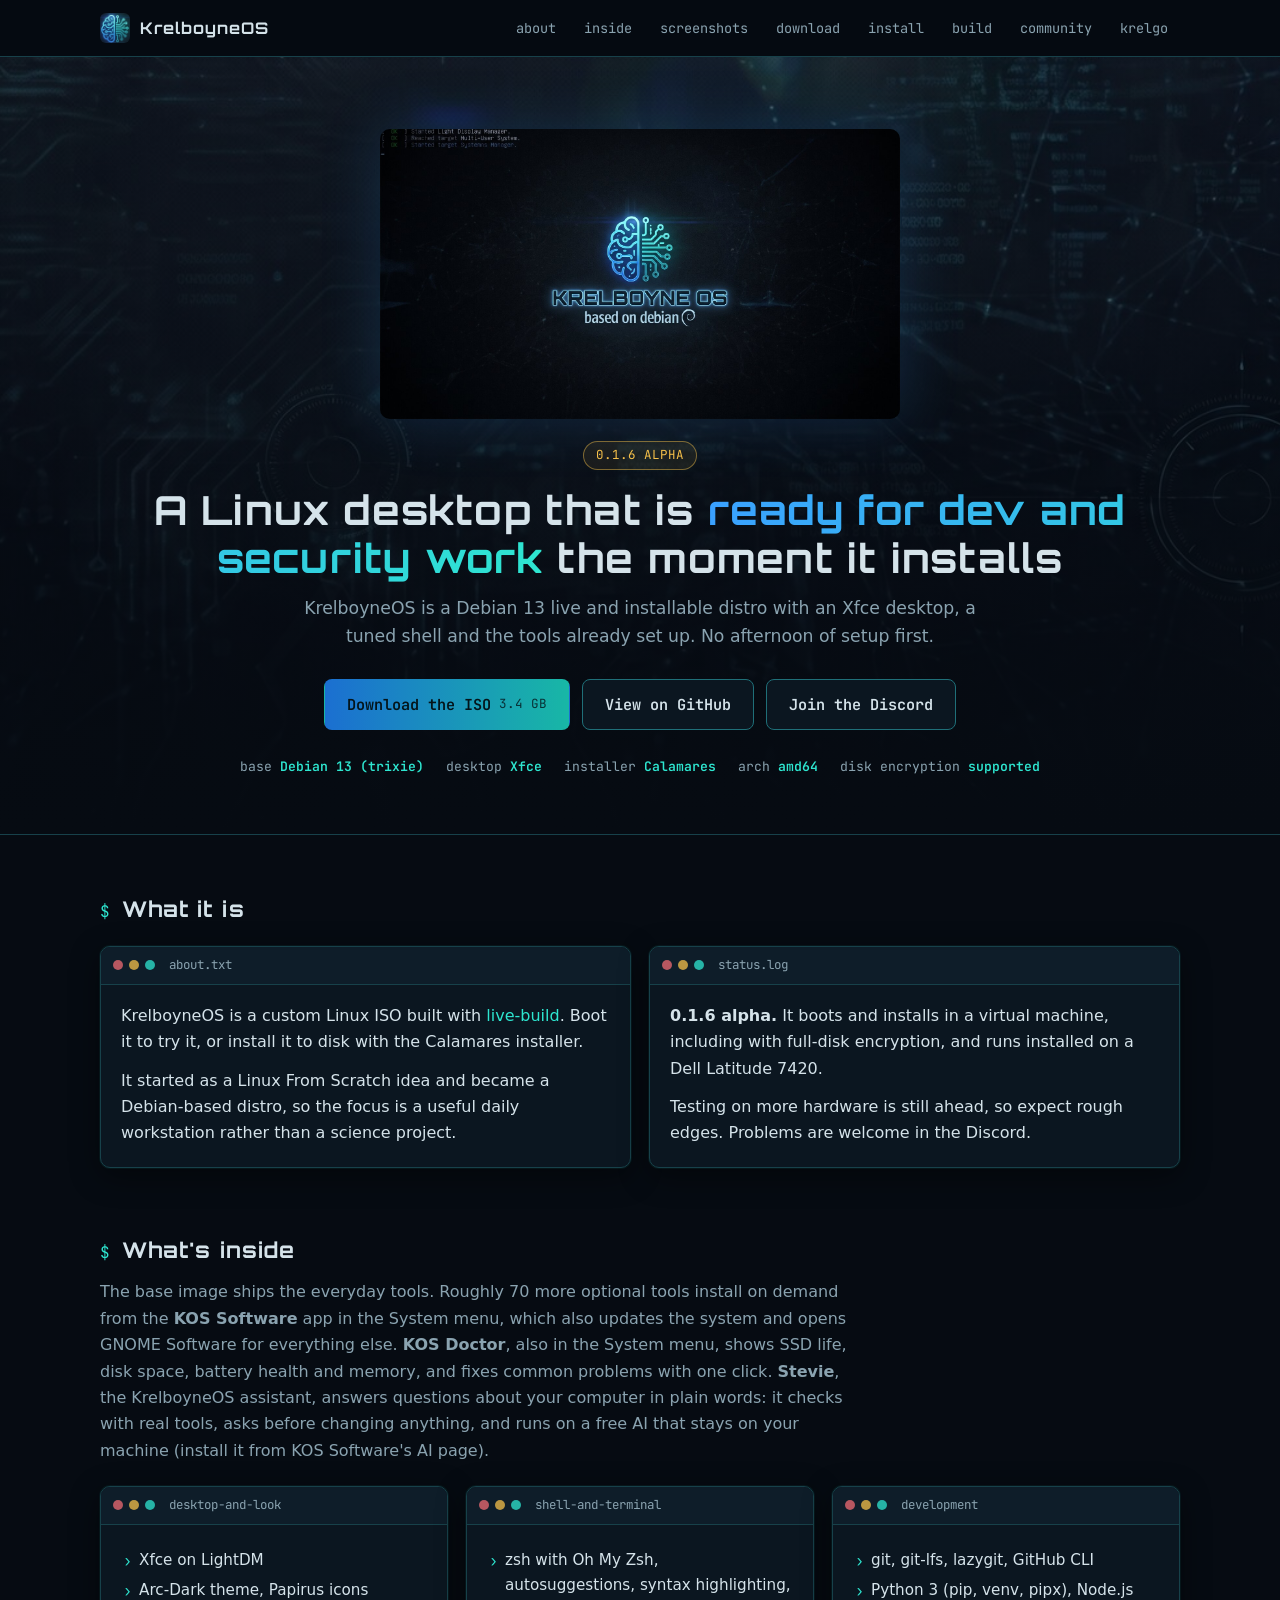
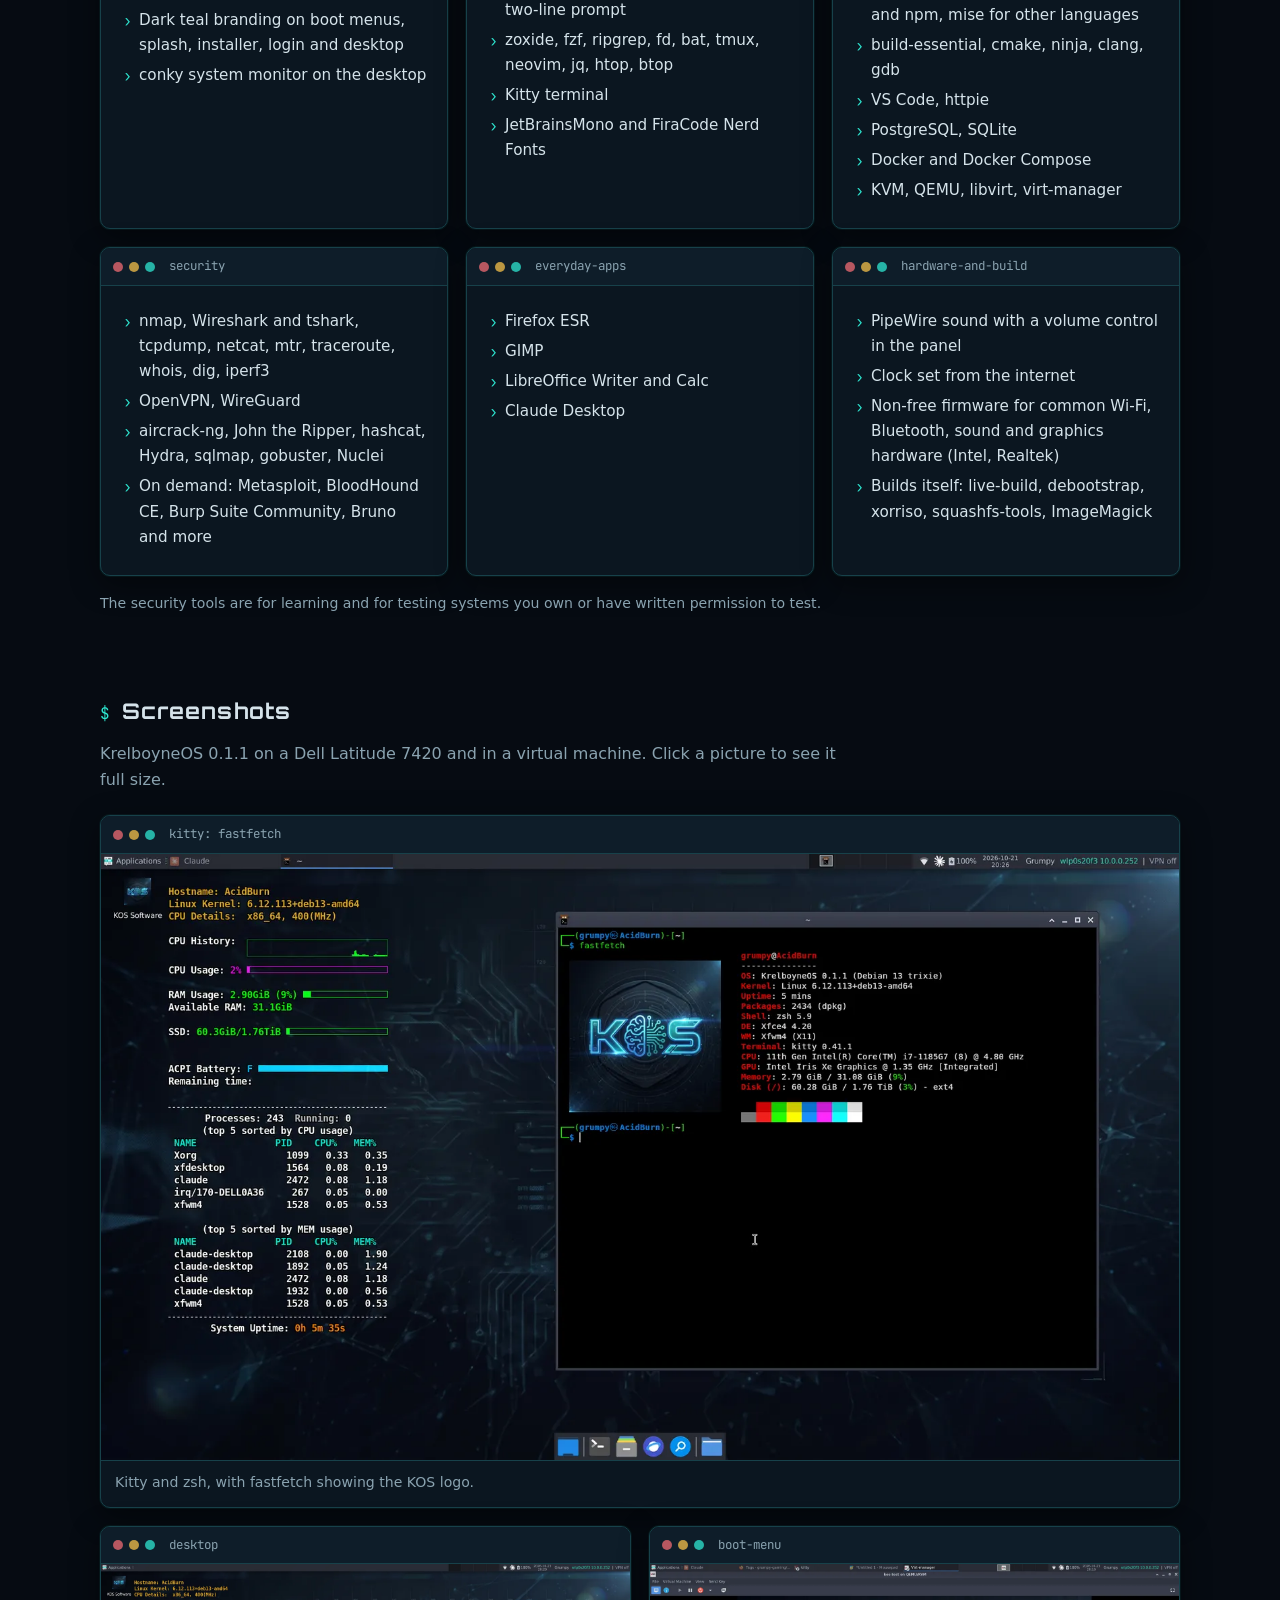
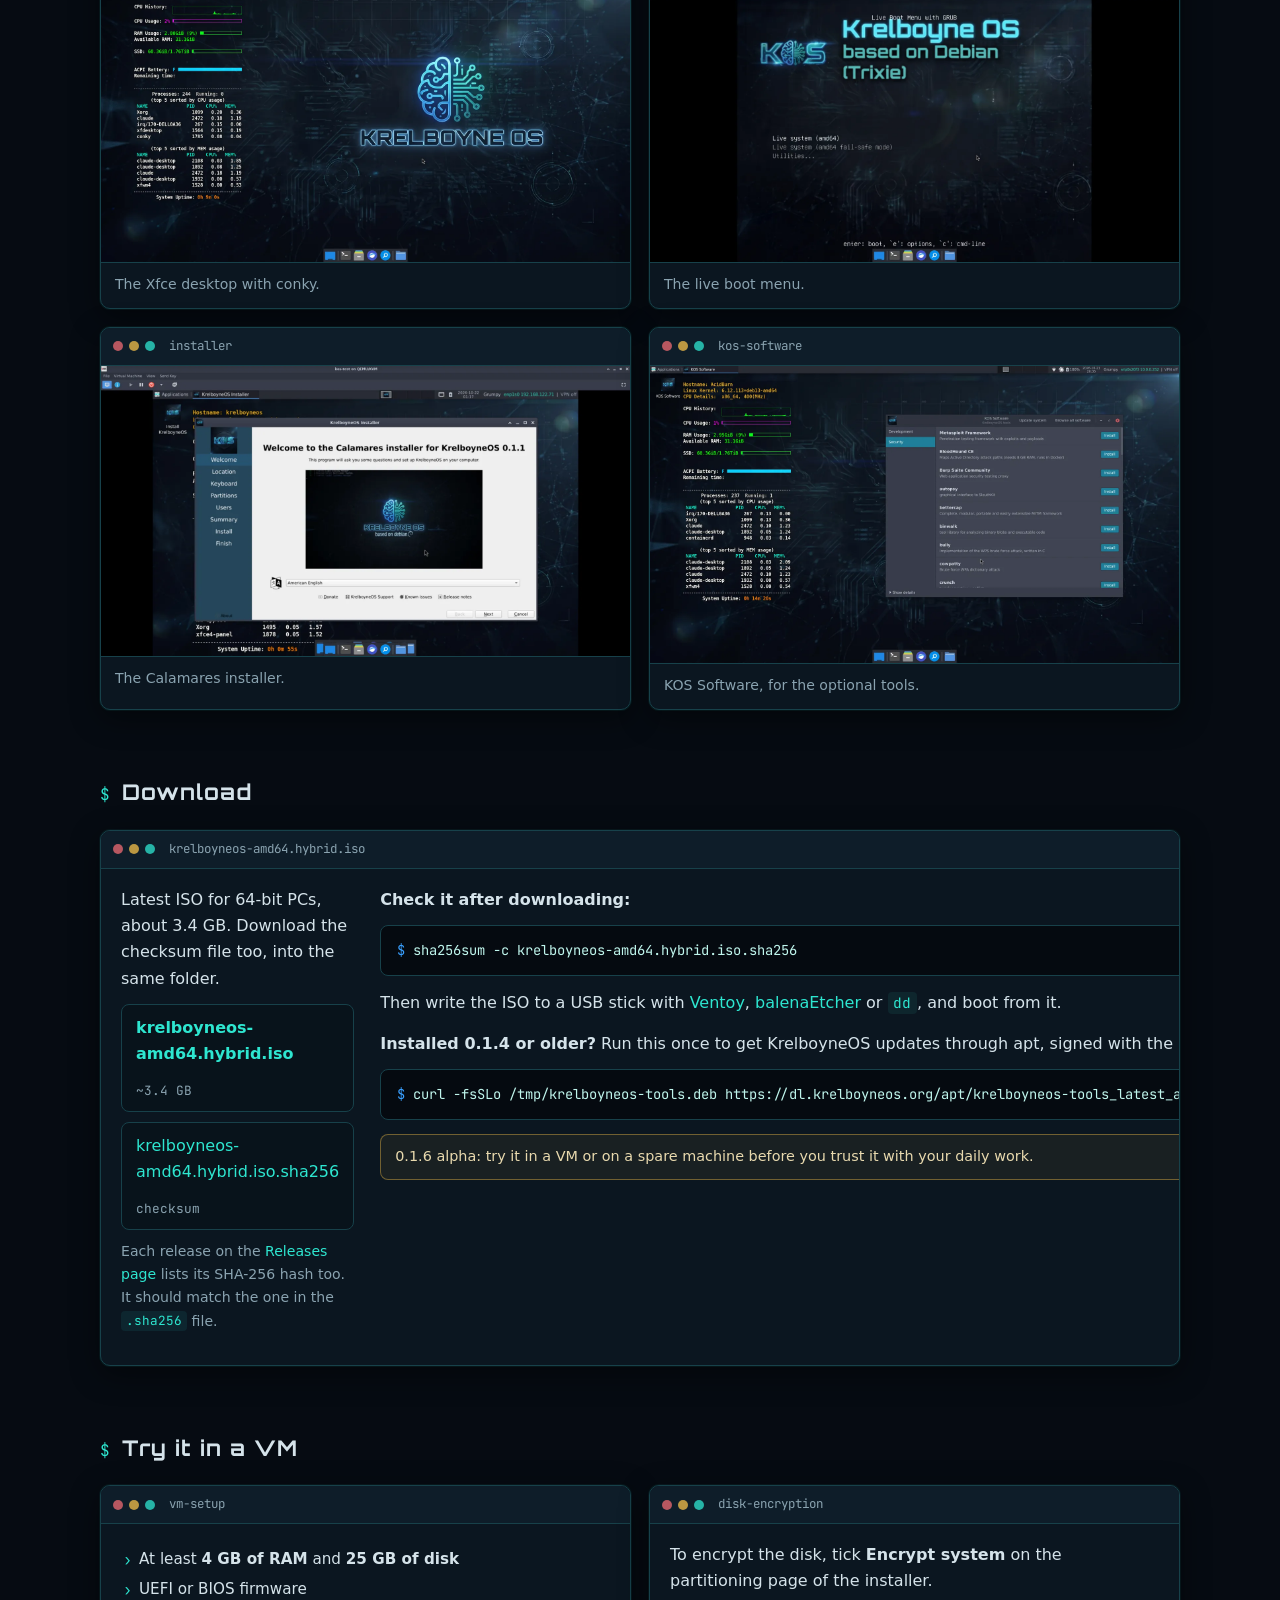
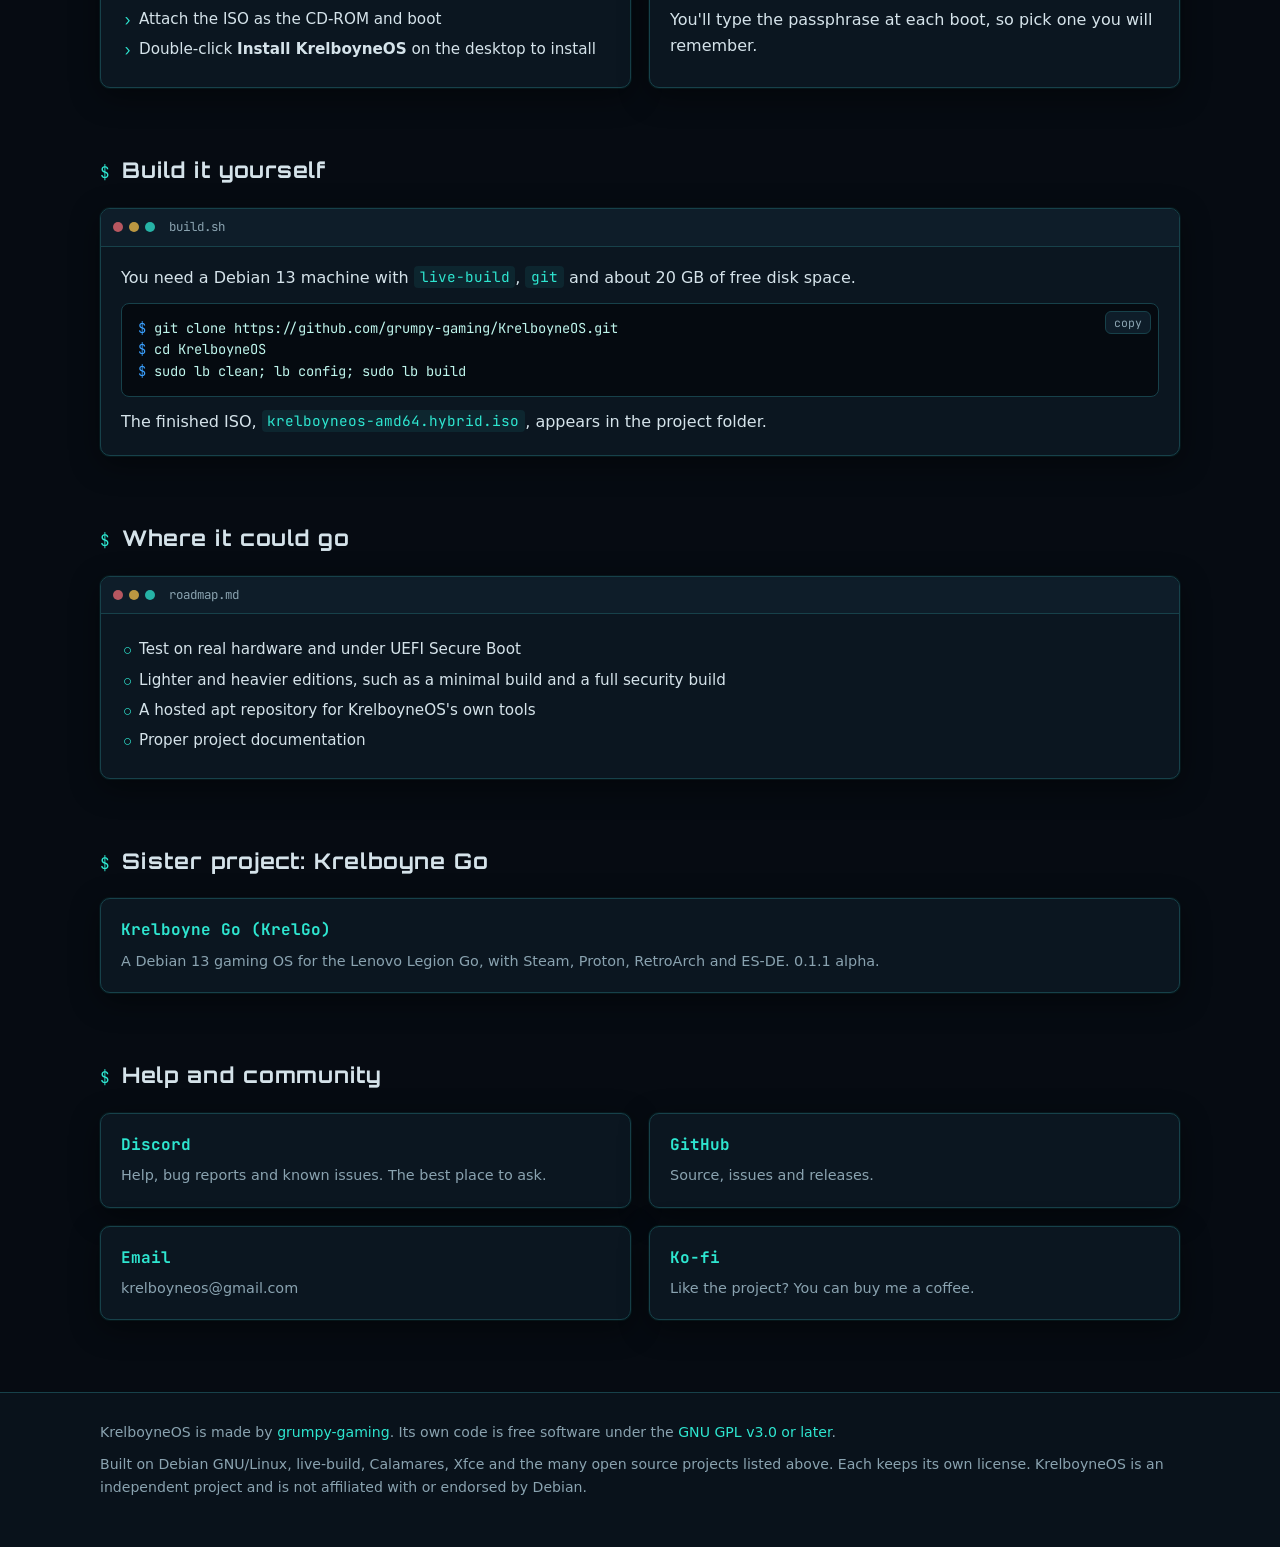
<file: website/index.html>
<!doctype html>
<html lang="en">
<head>
  <meta charset="utf-8">
  <meta name="viewport" content="width=device-width, initial-scale=1">
  <title>KrelboyneOS — a Debian-based Linux distro for developers and security learners</title>
  <meta name="description" content="KrelboyneOS is a Debian 13 live and installable Linux distribution with an Xfce desktop, development tools and security tools already set up. 0.1.6 alpha.">
  <meta name="theme-color" content="#060b12">
  <meta property="og:type" content="website">
  <meta property="og:title" content="KrelboyneOS">
  <meta property="og:description" content="A Debian 13 live and installable distro for developers and security learners. Xfce, dark teal, tools already set up.">
  <meta property="og:url" content="https://krelboyneos.org/">
  <meta property="og:image" content="https://krelboyneos.org/img/kos-banner.jpg">
  <meta name="twitter:card" content="summary_large_image">
  <link rel="icon" type="image/png" sizes="32x32" href="img/favicon-32.png">
  <link rel="apple-touch-icon" href="img/favicon.png">
  <link rel="preconnect" href="https://fonts.googleapis.com">
  <link rel="preconnect" href="https://fonts.gstatic.com" crossorigin>
  <link rel="stylesheet" href="https://fonts.googleapis.com/css2?family=JetBrains+Mono:wght@400;600&family=Orbitron:wght@600;700&display=swap">
  <link rel="stylesheet" href="style.css">
</head>
<body>

<nav class="nav">
  <div class="wrap">
    <a class="brand" href="#top"><img src="img/favicon.png" alt="">KrelboyneOS</a>
    <ul>
      <li><a href="#about">about</a></li>
      <li><a href="#inside">inside</a></li>
      <li><a href="#screenshots">screenshots</a></li>
      <li><a href="#download">download</a></li>
      <li><a href="#install">install</a></li>
      <li><a href="#build">build</a></li>
      <li><a href="#community">community</a></li>
      <li><a href="krelgo.html">krelgo</a></li>
    </ul>
  </div>
</nav>

<header class="hero" id="top">
  <div class="wrap">
    <img class="logo" src="img/kos-banner.jpg" alt="KrelboyneOS — based on Debian" width="1600" height="893">
    <span class="badge">0.1.6 alpha</span>
    <h1>A Linux desktop that is <span>ready for dev and security work</span> the moment it installs</h1>
    <p class="lead">KrelboyneOS is a Debian 13 live and installable distro with an Xfce desktop, a tuned shell and the tools already set up. No afternoon of setup first.</p>
    <div class="btn-row">
      <a class="btn primary" href="#download">Download the ISO <small>3.4 GB</small></a>
      <a class="btn" href="https://github.com/grumpy-gaming/KrelboyneOS">View on GitHub</a>
      <a class="btn" href="https://discord.gg/hzUZDPwBs7">Join the Discord</a>
    </div>
    <div class="facts">
      <span>base <b>Debian 13 (trixie)</b></span>
      <span>desktop <b>Xfce</b></span>
      <span>installer <b>Calamares</b></span>
      <span>arch <b>amd64</b></span>
      <span>disk encryption <b>supported</b></span>
    </div>
  </div>
</header>

<main class="wrap">

  <section id="about">
    <div class="section-head"><span class="prompt">$</span><h2>What it is</h2></div>
    <div class="grid cols-2">
      <div class="window">
        <div class="window-bar"><div class="dots"><i></i><i></i><i></i></div><span class="title">about.txt</span></div>
        <div class="window-body">
          <p>KrelboyneOS is a custom Linux ISO built with <a href="https://wiki.debian.org/DebianLive">live-build</a>. Boot it to try it, or install it to disk with the Calamares installer.</p>
          <p>It started as a Linux From Scratch idea and became a Debian-based distro, so the focus is a useful daily workstation rather than a science project.</p>
        </div>
      </div>
      <div class="window">
        <div class="window-bar"><div class="dots"><i></i><i></i><i></i></div><span class="title">status.log</span></div>
        <div class="window-body">
          <p><strong>0.1.6 alpha.</strong> It boots and installs in a virtual machine, including with full-disk encryption, and runs installed on a Dell Latitude 7420.</p>
          <p>Testing on more hardware is still ahead, so expect rough edges. Problems are welcome in the Discord.</p>
        </div>
      </div>
    </div>
  </section>

  <section id="inside">
    <div class="section-head"><span class="prompt">$</span><h2>What's inside</h2></div>
    <p class="section-sub">The base image ships the everyday tools. Roughly 70 more optional tools install on demand from the <strong>KOS Software</strong> app in the System menu, which also updates the system and opens GNOME Software for everything else. <strong>KOS Doctor</strong>, also in the System menu, shows SSD life, disk space, battery health and memory, and fixes common problems with one click. <strong>Stevie</strong>, the KrelboyneOS assistant, answers questions about your computer in plain words: it checks with real tools, asks before changing anything, and runs on a free AI that stays on your machine (install it from KOS Software's AI page).</p>
    <div class="grid cols-3">

      <div class="window">
        <div class="window-bar"><div class="dots"><i></i><i></i><i></i></div><span class="title">desktop-and-look</span></div>
        <div class="window-body"><ul>
          <li>Xfce on LightDM</li>
          <li>Arc-Dark theme, Papirus icons</li>
          <li>Dark teal branding on boot menus, splash, installer, login and desktop</li>
          <li>conky system monitor on the desktop</li>
        </ul></div>
      </div>

      <div class="window">
        <div class="window-bar"><div class="dots"><i></i><i></i><i></i></div><span class="title">shell-and-terminal</span></div>
        <div class="window-body"><ul>
          <li>zsh with Oh My Zsh, autosuggestions, syntax highlighting, two-line prompt</li>
          <li>zoxide, fzf, ripgrep, fd, bat, tmux, neovim, jq, htop, btop</li>
          <li>Kitty terminal</li>
          <li>JetBrainsMono and FiraCode Nerd Fonts</li>
        </ul></div>
      </div>

      <div class="window">
        <div class="window-bar"><div class="dots"><i></i><i></i><i></i></div><span class="title">development</span></div>
        <div class="window-body"><ul>
          <li>git, git-lfs, lazygit, GitHub CLI</li>
          <li>Python 3 (pip, venv, pipx), Node.js and npm, mise for other languages</li>
          <li>build-essential, cmake, ninja, clang, gdb</li>
          <li>VS Code, httpie</li>
          <li>PostgreSQL, SQLite</li>
          <li>Docker and Docker Compose</li>
          <li>KVM, QEMU, libvirt, virt-manager</li>
        </ul></div>
      </div>

      <div class="window">
        <div class="window-bar"><div class="dots"><i></i><i></i><i></i></div><span class="title">security</span></div>
        <div class="window-body"><ul>
          <li>nmap, Wireshark and tshark, tcpdump, netcat, mtr, traceroute, whois, dig, iperf3</li>
          <li>OpenVPN, WireGuard</li>
          <li>aircrack-ng, John the Ripper, hashcat, Hydra, sqlmap, gobuster, Nuclei</li>
          <li>On demand: Metasploit, BloodHound CE, Burp Suite Community, Bruno and more</li>
        </ul></div>
      </div>

      <div class="window">
        <div class="window-bar"><div class="dots"><i></i><i></i><i></i></div><span class="title">everyday-apps</span></div>
        <div class="window-body"><ul>
          <li>Firefox ESR</li>
          <li>GIMP</li>
          <li>LibreOffice Writer and Calc</li>
          <li>Claude Desktop</li>
        </ul></div>
      </div>

      <div class="window">
        <div class="window-bar"><div class="dots"><i></i><i></i><i></i></div><span class="title">hardware-and-build</span></div>
        <div class="window-body"><ul>
          <li>PipeWire sound with a volume control in the panel</li>
          <li>Clock set from the internet</li>
          <li>Non-free firmware for common Wi-Fi, Bluetooth, sound and graphics hardware (Intel, Realtek)</li>
          <li>Builds itself: live-build, debootstrap, xorriso, squashfs-tools, ImageMagick</li>
        </ul></div>
      </div>

    </div>
    <p class="note" style="margin-top:16px">The security tools are for learning and for testing systems you own or have written permission to test.</p>
  </section>

  <section id="screenshots">
    <div class="section-head"><span class="prompt">$</span><h2>Screenshots</h2></div>
    <p class="section-sub">KrelboyneOS 0.1.1 on a Dell Latitude 7420 and in a virtual machine. Click a picture to see it full size.</p>
    <figure class="window shot shot-wide">
      <div class="window-bar"><div class="dots"><i></i><i></i><i></i></div><span class="title">kitty: fastfetch</span></div>
      <a href="img/shots/fastfetch.webp"><img src="img/shots/fastfetch.webp" alt="Kitty terminal running fastfetch with the KOS logo, showing KrelboyneOS 0.1.1 on Debian 13" width="1600" height="900" loading="lazy"></a>
      <figcaption>Kitty and zsh, with fastfetch showing the KOS logo.</figcaption>
    </figure>
    <div class="grid cols-2 shots">
      <figure class="window shot">
        <div class="window-bar"><div class="dots"><i></i><i></i><i></i></div><span class="title">desktop</span></div>
        <a href="img/shots/desktop.webp"><img src="img/shots/desktop.webp" alt="Xfce desktop with the KrelboyneOS wallpaper and the conky system monitor" width="1600" height="900" loading="lazy"></a>
        <figcaption>The Xfce desktop with conky.</figcaption>
      </figure>
      <figure class="window shot">
        <div class="window-bar"><div class="dots"><i></i><i></i><i></i></div><span class="title">boot-menu</span></div>
        <a href="img/shots/boot-menu.webp"><img src="img/shots/boot-menu.webp" alt="Branded GRUB live boot menu reading Krelboyne OS based on Debian Trixie" width="1600" height="900" loading="lazy"></a>
        <figcaption>The live boot menu.</figcaption>
      </figure>
      <figure class="window shot">
        <div class="window-bar"><div class="dots"><i></i><i></i><i></i></div><span class="title">installer</span></div>
        <a href="img/shots/installer.webp"><img src="img/shots/installer.webp" alt="Calamares installer welcome page for KrelboyneOS 0.1.1" width="1600" height="878" loading="lazy"></a>
        <figcaption>The Calamares installer.</figcaption>
      </figure>
      <figure class="window shot">
        <div class="window-bar"><div class="dots"><i></i><i></i><i></i></div><span class="title">kos-software</span></div>
        <a href="img/shots/kos-software.webp"><img src="img/shots/kos-software.webp" alt="KOS Software app listing optional security tools such as Metasploit, BloodHound CE and Burp Suite" width="1600" height="900" loading="lazy"></a>
        <figcaption>KOS Software, for the optional tools.</figcaption>
      </figure>
    </div>
  </section>

  <section id="download" class="download">
    <div class="section-head"><span class="prompt">$</span><h2>Download</h2></div>
    <div class="window">
      <div class="window-bar"><div class="dots"><i></i><i></i><i></i></div><span class="title">krelboyneos-amd64.hybrid.iso</span></div>
      <div class="window-body">
        <div>
          <p>Latest ISO for 64-bit PCs, about 3.4 GB. Download the checksum file too, into the same folder.</p>
          <div class="file-line">
            <a href="https://dl.krelboyneos.org/krelboyneos-amd64.hybrid.iso"><strong>krelboyneos-amd64.hybrid.iso</strong></a>
            <span>~3.4 GB</span>
          </div>
          <div class="file-line">
            <a href="https://dl.krelboyneos.org/krelboyneos-amd64.hybrid.iso.sha256">krelboyneos-amd64.hybrid.iso.sha256</a>
            <span>checksum</span>
          </div>
          <p class="note">Each release on the <a href="https://github.com/grumpy-gaming/KrelboyneOS/releases">Releases page</a> lists its SHA-256 hash too. It should match the one in the <code>.sha256</code> file.</p>
        </div>
        <div>
          <p><strong>Check it after downloading:</strong></p>
          <div class="code">
            <pre><span class="p">$ </span>sha256sum -c krelboyneos-amd64.hybrid.iso.sha256</pre>
            <button class="copy" type="button" data-copy="sha256sum -c krelboyneos-amd64.hybrid.iso.sha256">copy</button>
          </div>
          <p style="margin-top:14px">Then write the ISO to a USB stick with <a href="https://www.ventoy.net/">Ventoy</a>, <a href="https://etcher.balena.io/">balenaEtcher</a> or <code>dd</code>, and boot from it.</p>
          <p style="margin-top:14px"><strong>Installed 0.1.4 or older?</strong> Run this once to get KrelboyneOS updates through apt, signed with the <a href="krelboyneos-archive-keyring.asc">KrelboyneOS key</a>:</p>
          <div class="code">
            <pre><span class="p">$ </span>curl -fsSLo /tmp/krelboyneos-tools.deb https://dl.krelboyneos.org/apt/krelboyneos-tools_latest_all.deb && sudo apt install /tmp/krelboyneos-tools.deb</pre>
            <button class="copy" type="button" data-copy="curl -fsSLo /tmp/krelboyneos-tools.deb https://dl.krelboyneos.org/apt/krelboyneos-tools_latest_all.deb &amp;&amp; sudo apt install /tmp/krelboyneos-tools.deb">copy</button>
          </div>
          <div class="warn-box">0.1.6 alpha: try it in a VM or on a spare machine before you trust it with your daily work.</div>
        </div>
      </div>
    </div>
  </section>

  <section id="install">
    <div class="section-head"><span class="prompt">$</span><h2>Try it in a VM</h2></div>
    <div class="grid cols-2">
      <div class="window">
        <div class="window-bar"><div class="dots"><i></i><i></i><i></i></div><span class="title">vm-setup</span></div>
        <div class="window-body">
          <ul>
            <li>At least <strong>4 GB of RAM</strong> and <strong>25 GB of disk</strong></li>
            <li>UEFI or BIOS firmware</li>
            <li>Attach the ISO as the CD-ROM and boot</li>
            <li>Double-click <strong>Install KrelboyneOS</strong> on the desktop to install</li>
          </ul>
        </div>
      </div>
      <div class="window">
        <div class="window-bar"><div class="dots"><i></i><i></i><i></i></div><span class="title">disk-encryption</span></div>
        <div class="window-body">
          <p>To encrypt the disk, tick <strong>Encrypt system</strong> on the partitioning page of the installer.</p>
          <p>You'll type the passphrase at each boot, so pick one you will remember.</p>
        </div>
      </div>
    </div>
  </section>

  <section id="build">
    <div class="section-head"><span class="prompt">$</span><h2>Build it yourself</h2></div>
    <div class="window">
      <div class="window-bar"><div class="dots"><i></i><i></i><i></i></div><span class="title">build.sh</span></div>
      <div class="window-body">
        <p>You need a Debian 13 machine with <code>live-build</code>, <code>git</code> and about 20 GB of free disk space.</p>
        <div class="code">
          <pre><span class="p">$ </span>git clone https://github.com/grumpy-gaming/KrelboyneOS.git
<span class="p">$ </span>cd KrelboyneOS
<span class="p">$ </span>sudo lb clean; lb config; sudo lb build</pre>
          <button class="copy" type="button" data-copy="git clone https://github.com/grumpy-gaming/KrelboyneOS.git&#10;cd KrelboyneOS&#10;sudo lb clean; lb config; sudo lb build">copy</button>
        </div>
        <p style="margin-top:12px">The finished ISO, <code>krelboyneos-amd64.hybrid.iso</code>, appears in the project folder.</p>
      </div>
    </div>
  </section>

  <section id="roadmap">
    <div class="section-head"><span class="prompt">$</span><h2>Where it could go</h2></div>
    <div class="window">
      <div class="window-bar"><div class="dots"><i></i><i></i><i></i></div><span class="title">roadmap.md</span></div>
      <div class="window-body roadmap"><ul>
        <li>Test on real hardware and under UEFI Secure Boot</li>
        <li>Lighter and heavier editions, such as a minimal build and a full security build</li>
        <li>A hosted apt repository for KrelboyneOS's own tools</li>
        <li>Proper project documentation</li>
      </ul></div>
    </div>
  </section>

  <section id="krelgo">
    <div class="section-head"><span class="prompt">$</span><h2>Sister project: Krelboyne Go</h2></div>
    <a class="window hoverable link-card" href="krelgo.html"><strong>Krelboyne Go (KrelGo)</strong><span>A Debian 13 gaming OS for the Lenovo Legion Go, with Steam, Proton, RetroArch and ES-DE. 0.1.1 alpha.</span></a>
  </section>

  <section id="community">
    <div class="section-head"><span class="prompt">$</span><h2>Help and community</h2></div>
    <div class="grid cols-2">
      <a class="window hoverable link-card" href="https://discord.gg/hzUZDPwBs7"><strong>Discord</strong><span>Help, bug reports and known issues. The best place to ask.</span></a>
      <a class="window hoverable link-card" href="https://github.com/grumpy-gaming/KrelboyneOS"><strong>GitHub</strong><span>Source, issues and releases.</span></a>
      <a class="window hoverable link-card" href="mailto:krelboyneos@gmail.com"><strong>Email</strong><span>krelboyneos@gmail.com</span></a>
      <a class="window hoverable link-card" href="https://ko-fi.com/krelboyneos"><strong>Ko-fi</strong><span>Like the project? You can buy me a coffee.</span></a>
    </div>
  </section>

</main>

<footer>
  <div class="wrap">
    <p>KrelboyneOS is made by <a href="https://github.com/grumpy-gaming">grumpy-gaming</a>. Its own code is free software under the <a href="https://github.com/grumpy-gaming/KrelboyneOS/blob/main/LICENSE">GNU GPL v3.0 or later</a>.</p>
    <p>Built on Debian GNU/Linux, live-build, Calamares, Xfce and the many open source projects listed above. Each keeps its own license. KrelboyneOS is an independent project and is not affiliated with or endorsed by Debian.</p>
  </div>
</footer>

<script>
  document.querySelectorAll('.copy').forEach(function (btn) {
    btn.addEventListener('click', function () {
      var text = btn.getAttribute('data-copy');
      var done = function () { var o = btn.textContent; btn.textContent = 'copied'; setTimeout(function () { btn.textContent = o; }, 1400); };
      if (navigator.clipboard && navigator.clipboard.writeText) { navigator.clipboard.writeText(text).then(done, function () {}); }
    });
  });
</script>
</body>
</html>
</file>
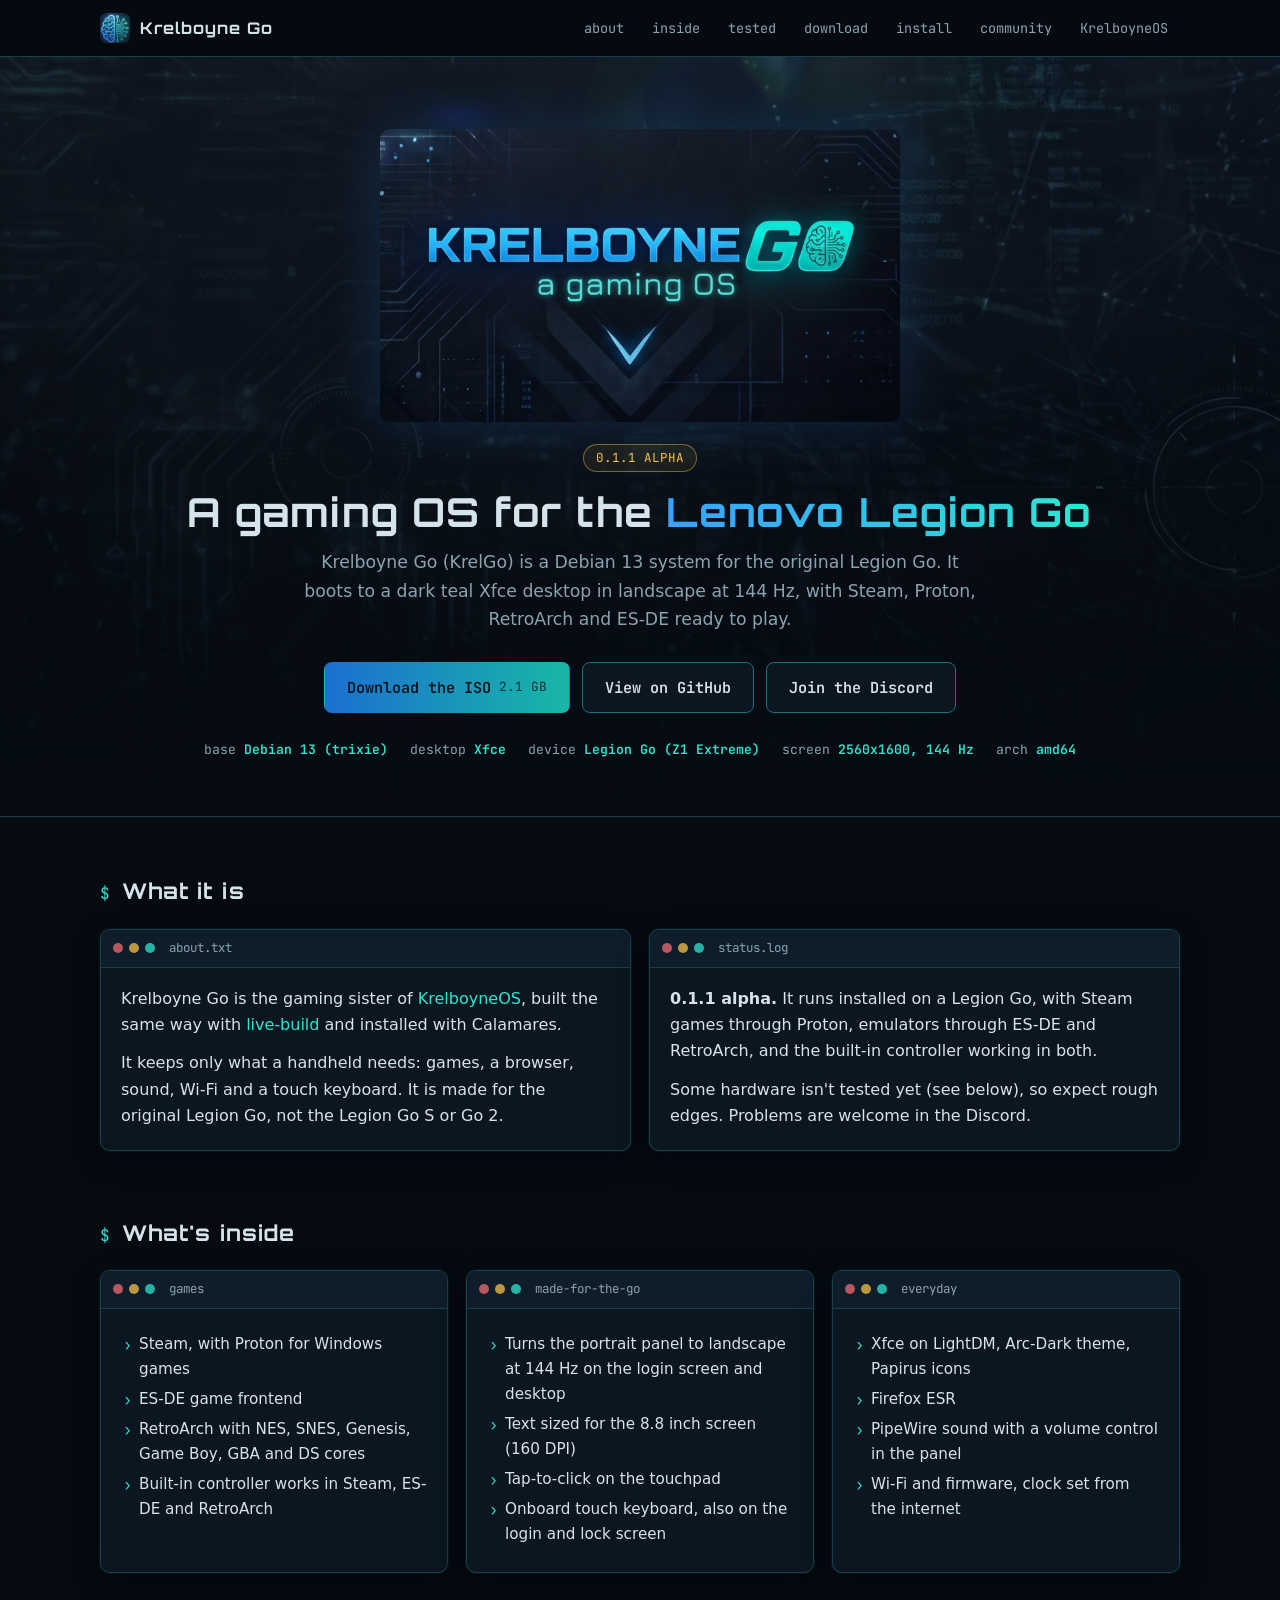
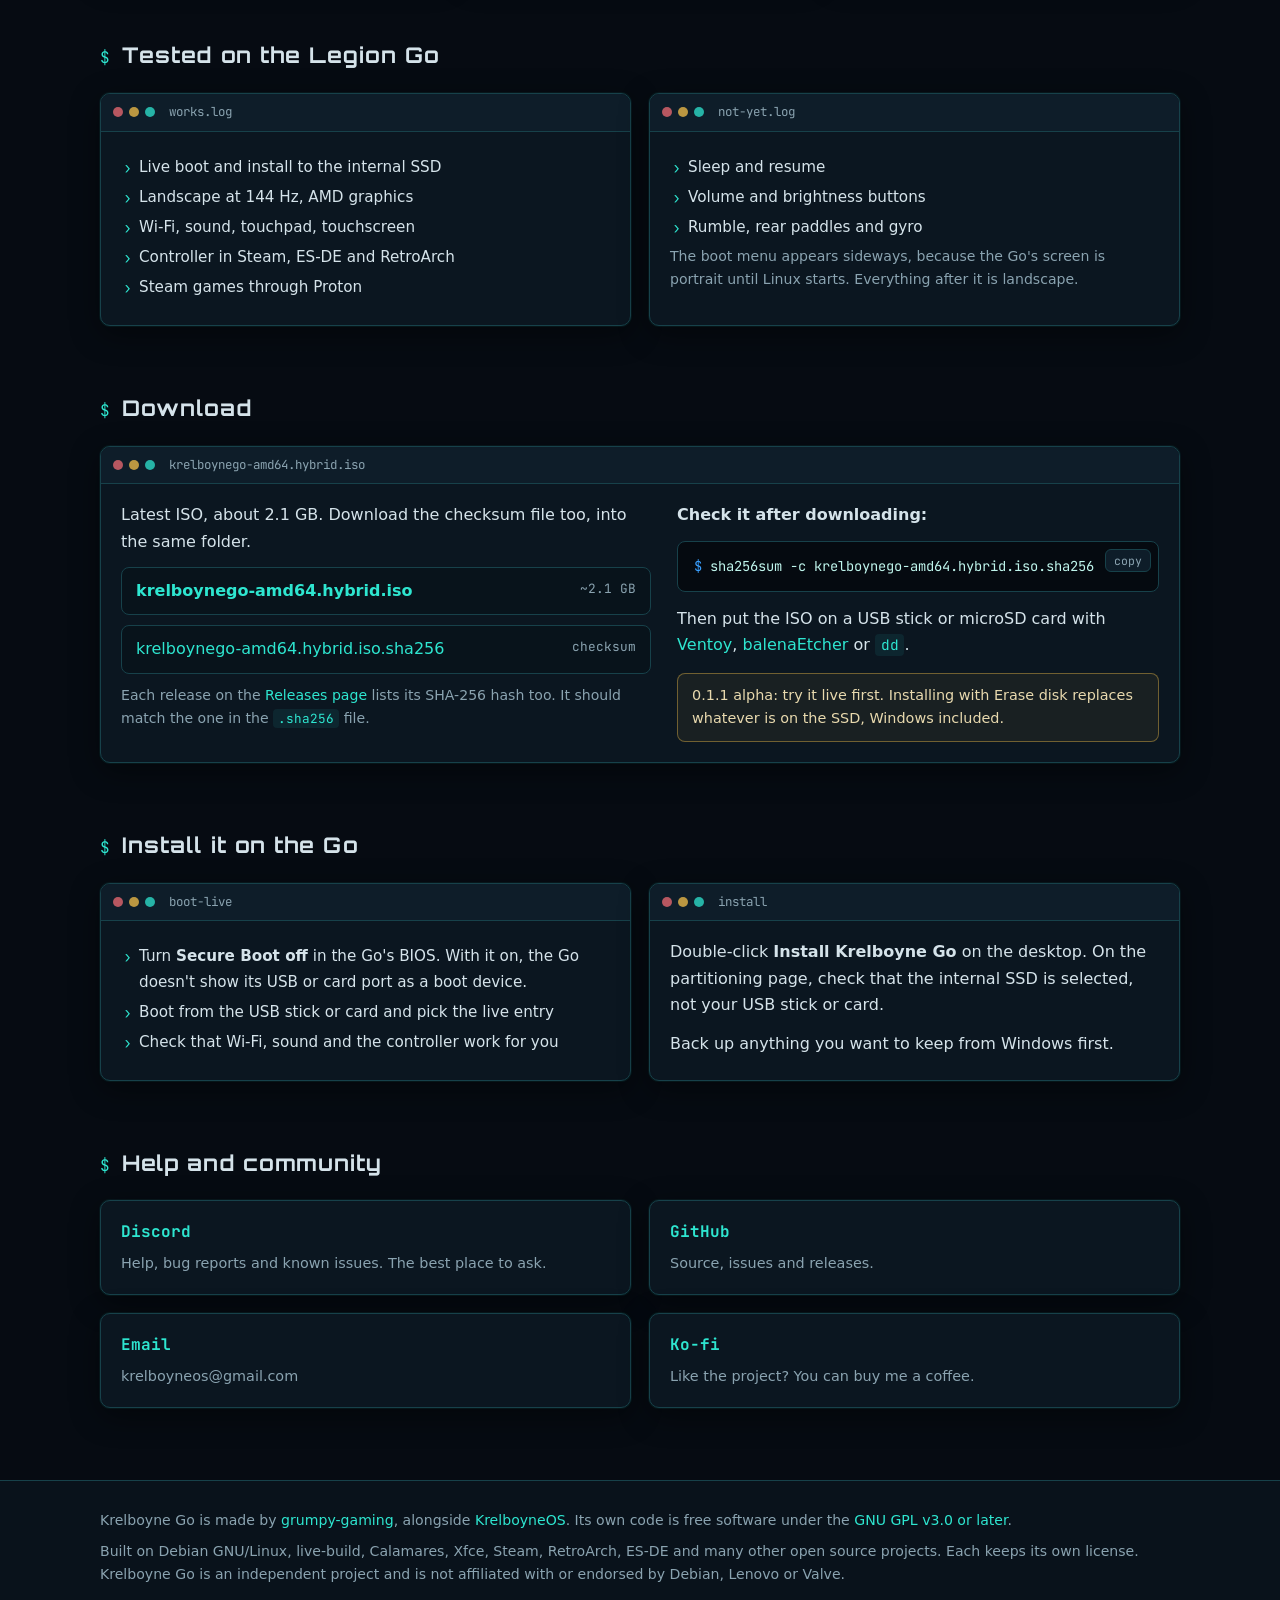
<file: website/krelgo.html>
<!doctype html>
<html lang="en">
<head>
  <meta charset="utf-8">
  <meta name="viewport" content="width=device-width, initial-scale=1">
  <title>Krelboyne Go — a Debian-based gaming OS for the Lenovo Legion Go</title>
  <meta name="description" content="Krelboyne Go (KrelGo) is a Debian 13 gaming OS for the original Lenovo Legion Go: Steam with Proton, RetroArch and ES-DE on an Xfce desktop. 0.1.1 alpha.">
  <meta name="theme-color" content="#060b12">
  <meta property="og:type" content="website">
  <meta property="og:title" content="Krelboyne Go">
  <meta property="og:description" content="A Debian 13 gaming OS for the Lenovo Legion Go. Steam, Proton, RetroArch and ES-DE, ready when it installs.">
  <meta property="og:url" content="https://krelboyneos.org/krelgo.html">
  <meta property="og:image" content="https://krelboyneos.org/img/krelgo/krelgo-banner.jpg">
  <meta name="twitter:card" content="summary_large_image">
  <link rel="icon" type="image/png" sizes="32x32" href="img/favicon-32.png">
  <link rel="apple-touch-icon" href="img/favicon.png">
  <link rel="preconnect" href="https://fonts.googleapis.com">
  <link rel="preconnect" href="https://fonts.gstatic.com" crossorigin>
  <link rel="stylesheet" href="https://fonts.googleapis.com/css2?family=JetBrains+Mono:wght@400;600&family=Orbitron:wght@600;700&display=swap">
  <link rel="stylesheet" href="style.css">
</head>
<body>

<nav class="nav">
  <div class="wrap">
    <a class="brand" href="#top"><img src="img/favicon.png" alt="">Krelboyne Go</a>
    <ul>
      <li><a href="#about">about</a></li>
      <li><a href="#inside">inside</a></li>
      <li><a href="#tested">tested</a></li>
      <li><a href="#download">download</a></li>
      <li><a href="#install">install</a></li>
      <li><a href="#community">community</a></li>
      <li><a href="index.html">KrelboyneOS</a></li>
    </ul>
  </div>
</nav>

<header class="hero" id="top">
  <div class="wrap">
    <img class="logo" src="img/krelgo/krelgo-banner.jpg" alt="KRELBOYNE GO — a gaming OS" width="1600" height="900">
    <span class="badge">0.1.1 alpha</span>
    <h1>A gaming OS for the <span>Lenovo Legion Go</span></h1>
    <p class="lead">Krelboyne Go (KrelGo) is a Debian 13 system for the original Legion Go. It boots to a dark teal Xfce desktop in landscape at 144 Hz, with Steam, Proton, RetroArch and ES-DE ready to play.</p>
    <div class="btn-row">
      <a class="btn primary" href="#download">Download the ISO <small>2.1 GB</small></a>
      <a class="btn" href="https://github.com/grumpy-gaming/krelgo">View on GitHub</a>
      <a class="btn" href="https://discord.gg/hzUZDPwBs7">Join the Discord</a>
    </div>
    <div class="facts">
      <span>base <b>Debian 13 (trixie)</b></span>
      <span>desktop <b>Xfce</b></span>
      <span>device <b>Legion Go (Z1 Extreme)</b></span>
      <span>screen <b>2560x1600, 144 Hz</b></span>
      <span>arch <b>amd64</b></span>
    </div>
  </div>
</header>

<main class="wrap">

  <section id="about">
    <div class="section-head"><span class="prompt">$</span><h2>What it is</h2></div>
    <div class="grid cols-2">
      <div class="window">
        <div class="window-bar"><div class="dots"><i></i><i></i><i></i></div><span class="title">about.txt</span></div>
        <div class="window-body">
          <p>Krelboyne Go is the gaming sister of <a href="index.html">KrelboyneOS</a>, built the same way with <a href="https://wiki.debian.org/DebianLive">live-build</a> and installed with Calamares.</p>
          <p>It keeps only what a handheld needs: games, a browser, sound, Wi-Fi and a touch keyboard. It is made for the original Legion Go, not the Legion Go S or Go 2.</p>
        </div>
      </div>
      <div class="window">
        <div class="window-bar"><div class="dots"><i></i><i></i><i></i></div><span class="title">status.log</span></div>
        <div class="window-body">
          <p><strong>0.1.1 alpha.</strong> It runs installed on a Legion Go, with Steam games through Proton, emulators through ES-DE and RetroArch, and the built-in controller working in both.</p>
          <p>Some hardware isn't tested yet (see below), so expect rough edges. Problems are welcome in the Discord.</p>
        </div>
      </div>
    </div>
  </section>

  <section id="inside">
    <div class="section-head"><span class="prompt">$</span><h2>What's inside</h2></div>
    <div class="grid cols-3">

      <div class="window">
        <div class="window-bar"><div class="dots"><i></i><i></i><i></i></div><span class="title">games</span></div>
        <div class="window-body"><ul>
          <li>Steam, with Proton for Windows games</li>
          <li>ES-DE game frontend</li>
          <li>RetroArch with NES, SNES, Genesis, Game Boy, GBA and DS cores</li>
          <li>Built-in controller works in Steam, ES-DE and RetroArch</li>
        </ul></div>
      </div>

      <div class="window">
        <div class="window-bar"><div class="dots"><i></i><i></i><i></i></div><span class="title">made-for-the-go</span></div>
        <div class="window-body"><ul>
          <li>Turns the portrait panel to landscape at 144 Hz on the login screen and desktop</li>
          <li>Text sized for the 8.8 inch screen (160 DPI)</li>
          <li>Tap-to-click on the touchpad</li>
          <li>Onboard touch keyboard, also on the login and lock screen</li>
        </ul></div>
      </div>

      <div class="window">
        <div class="window-bar"><div class="dots"><i></i><i></i><i></i></div><span class="title">everyday</span></div>
        <div class="window-body"><ul>
          <li>Xfce on LightDM, Arc-Dark theme, Papirus icons</li>
          <li>Firefox ESR</li>
          <li>PipeWire sound with a volume control in the panel</li>
          <li>Wi-Fi and firmware, clock set from the internet</li>
        </ul></div>
      </div>

    </div>
  </section>

  <section id="tested">
    <div class="section-head"><span class="prompt">$</span><h2>Tested on the Legion Go</h2></div>
    <div class="grid cols-2">
      <div class="window">
        <div class="window-bar"><div class="dots"><i></i><i></i><i></i></div><span class="title">works.log</span></div>
        <div class="window-body"><ul>
          <li>Live boot and install to the internal SSD</li>
          <li>Landscape at 144 Hz, AMD graphics</li>
          <li>Wi-Fi, sound, touchpad, touchscreen</li>
          <li>Controller in Steam, ES-DE and RetroArch</li>
          <li>Steam games through Proton</li>
        </ul></div>
      </div>
      <div class="window">
        <div class="window-bar"><div class="dots"><i></i><i></i><i></i></div><span class="title">not-yet.log</span></div>
        <div class="window-body"><ul>
          <li>Sleep and resume</li>
          <li>Volume and brightness buttons</li>
          <li>Rumble, rear paddles and gyro</li>
        </ul>
        <p class="note">The boot menu appears sideways, because the Go's screen is portrait until Linux starts. Everything after it is landscape.</p></div>
      </div>
    </div>
  </section>

  <section id="download" class="download">
    <div class="section-head"><span class="prompt">$</span><h2>Download</h2></div>
    <div class="window">
      <div class="window-bar"><div class="dots"><i></i><i></i><i></i></div><span class="title">krelboynego-amd64.hybrid.iso</span></div>
      <div class="window-body">
        <div>
          <p>Latest ISO, about 2.1 GB. Download the checksum file too, into the same folder.</p>
          <div class="file-line">
            <a href="https://dl.krelboyneos.org/krelboynego-amd64.hybrid.iso"><strong>krelboynego-amd64.hybrid.iso</strong></a>
            <span>~2.1 GB</span>
          </div>
          <div class="file-line">
            <a href="https://dl.krelboyneos.org/krelboynego-amd64.hybrid.iso.sha256">krelboynego-amd64.hybrid.iso.sha256</a>
            <span>checksum</span>
          </div>
          <p class="note">Each release on the <a href="https://github.com/grumpy-gaming/krelgo/releases">Releases page</a> lists its SHA-256 hash too. It should match the one in the <code>.sha256</code> file.</p>
        </div>
        <div>
          <p><strong>Check it after downloading:</strong></p>
          <div class="code">
            <pre><span class="p">$ </span>sha256sum -c krelboynego-amd64.hybrid.iso.sha256</pre>
            <button class="copy" type="button" data-copy="sha256sum -c krelboynego-amd64.hybrid.iso.sha256">copy</button>
          </div>
          <p style="margin-top:14px">Then put the ISO on a USB stick or microSD card with <a href="https://www.ventoy.net/">Ventoy</a>, <a href="https://etcher.balena.io/">balenaEtcher</a> or <code>dd</code>.</p>
          <div class="warn-box">0.1.1 alpha: try it live first. Installing with Erase disk replaces whatever is on the SSD, Windows included.</div>
        </div>
      </div>
    </div>
  </section>

  <section id="install">
    <div class="section-head"><span class="prompt">$</span><h2>Install it on the Go</h2></div>
    <div class="grid cols-2">
      <div class="window">
        <div class="window-bar"><div class="dots"><i></i><i></i><i></i></div><span class="title">boot-live</span></div>
        <div class="window-body">
          <ul>
            <li>Turn <strong>Secure Boot off</strong> in the Go's BIOS. With it on, the Go doesn't show its USB or card port as a boot device.</li>
            <li>Boot from the USB stick or card and pick the live entry</li>
            <li>Check that Wi-Fi, sound and the controller work for you</li>
          </ul>
        </div>
      </div>
      <div class="window">
        <div class="window-bar"><div class="dots"><i></i><i></i><i></i></div><span class="title">install</span></div>
        <div class="window-body">
          <p>Double-click <strong>Install Krelboyne Go</strong> on the desktop. On the partitioning page, check that the internal SSD is selected, not your USB stick or card.</p>
          <p>Back up anything you want to keep from Windows first.</p>
        </div>
      </div>
    </div>
  </section>

  <section id="community">
    <div class="section-head"><span class="prompt">$</span><h2>Help and community</h2></div>
    <div class="grid cols-2">
      <a class="window hoverable link-card" href="https://discord.gg/hzUZDPwBs7"><strong>Discord</strong><span>Help, bug reports and known issues. The best place to ask.</span></a>
      <a class="window hoverable link-card" href="https://github.com/grumpy-gaming/krelgo"><strong>GitHub</strong><span>Source, issues and releases.</span></a>
      <a class="window hoverable link-card" href="mailto:krelboyneos@gmail.com"><strong>Email</strong><span>krelboyneos@gmail.com</span></a>
      <a class="window hoverable link-card" href="https://ko-fi.com/krelboyneos"><strong>Ko-fi</strong><span>Like the project? You can buy me a coffee.</span></a>
    </div>
  </section>

</main>

<footer>
  <div class="wrap">
    <p>Krelboyne Go is made by <a href="https://github.com/grumpy-gaming">grumpy-gaming</a>, alongside <a href="index.html">KrelboyneOS</a>. Its own code is free software under the <a href="https://github.com/grumpy-gaming/krelgo/blob/main/LICENSE">GNU GPL v3.0 or later</a>.</p>
    <p>Built on Debian GNU/Linux, live-build, Calamares, Xfce, Steam, RetroArch, ES-DE and many other open source projects. Each keeps its own license. Krelboyne Go is an independent project and is not affiliated with or endorsed by Debian, Lenovo or Valve.</p>
  </div>
</footer>

<script>
  document.querySelectorAll('.copy').forEach(function (btn) {
    btn.addEventListener('click', function () {
      var text = btn.getAttribute('data-copy');
      var done = function () { var o = btn.textContent; btn.textContent = 'copied'; setTimeout(function () { btn.textContent = o; }, 1400); };
      if (navigator.clipboard && navigator.clipboard.writeText) { navigator.clipboard.writeText(text).then(done, function () {}); }
    });
  });
</script>
</body>
</html>
</file>
<file: website/style.css>
/* KrelboyneOS site — dark teal, windowed panels */
:root {
  --bg: #060b12;
  --bg-2: #09121b;
  --panel: #0b1620;
  --panel-bar: #0e1d29;
  --line: #17414a;
  --line-bright: #1f6f78;
  --text: #d5e3ea;
  --muted: #8aa3b0;
  --teal: #2ee6d0;
  --blue: #3aa0ff;
  --warn: #f5c04a;
  --glow: 0 0 0 1px rgba(46, 230, 208, 0.06), 0 8px 30px rgba(0, 0, 0, 0.45);
  --mono: "JetBrains Mono", "JetBrainsMono Nerd Font", ui-monospace, "SFMono-Regular", Menlo, Consolas, monospace;
  --display: "Orbitron", "JetBrains Mono", ui-monospace, monospace;
  --sans: system-ui, -apple-system, "Segoe UI", Roboto, "Helvetica Neue", Arial, sans-serif;
}

* { box-sizing: border-box; }
html { scroll-behavior: smooth; scroll-padding-top: 4.5rem; }
body {
  margin: 0;
  background: var(--bg);
  color: var(--text);
  font-family: var(--sans);
  line-height: 1.65;
  -webkit-font-smoothing: antialiased;
}
a { color: var(--teal); text-decoration: none; }
a:hover { text-decoration: underline; }
img { max-width: 100%; height: auto; display: block; }
code, pre, kbd { font-family: var(--mono); }
code { font-size: 0.9em; color: var(--teal); background: rgba(46, 230, 208, 0.08); padding: 0.1em 0.4em; border-radius: 4px; }

.wrap { width: min(1080px, 100% - 32px); margin-inline: auto; }

/* ---------- nav ---------- */
.nav {
  position: sticky; top: 0; z-index: 20;
  background: rgba(6, 11, 18, 0.88);
  backdrop-filter: blur(8px);
  border-bottom: 1px solid var(--line);
}
.nav .wrap { display: flex; align-items: center; justify-content: space-between; gap: 16px; min-height: 56px; flex-wrap: wrap; }
.brand { display: flex; align-items: center; gap: 10px; font-family: var(--display); font-weight: 700; letter-spacing: 0.06em; color: var(--text); }
.brand:hover { text-decoration: none; }
.brand img { width: 30px; height: 30px; border-radius: 6px; }
.nav ul { display: flex; gap: 4px; list-style: none; margin: 0; padding: 0; flex-wrap: wrap; }
.nav ul a { display: block; padding: 6px 12px; border-radius: 6px; color: var(--muted); font-family: var(--mono); font-size: 0.85rem; }
.nav ul a:hover { color: var(--teal); background: rgba(46, 230, 208, 0.07); text-decoration: none; }
@media (max-width: 640px) {
  .nav .wrap { gap: 4px; padding: 6px 0; }
  .nav ul { flex-wrap: nowrap; overflow-x: auto; width: 100%; scrollbar-width: none; }
  .nav ul::-webkit-scrollbar { display: none; }
  .nav ul a { padding: 6px 10px; white-space: nowrap; }
}

/* ---------- hero ---------- */
.hero {
  position: relative;
  background:
    linear-gradient(180deg, rgba(6, 11, 18, 0.35) 0%, rgba(6, 11, 18, 0.7) 60%, var(--bg) 100%),
    url("img/hero-bg.jpg") 70% 100% / auto 165% no-repeat;
  padding: 72px 0 56px;
  text-align: center;
  border-bottom: 1px solid var(--line);
}
.hero img.logo { width: min(520px, 88%); margin: 0 auto 8px; border-radius: 10px; box-shadow: 0 0 60px rgba(58, 160, 255, 0.18); }
.badge {
  display: inline-block; margin: 14px 0 6px;
  font-family: var(--mono); font-size: 0.78rem; letter-spacing: 0.08em; text-transform: uppercase;
  color: var(--warn); border: 1px solid rgba(245, 192, 74, 0.45); background: rgba(245, 192, 74, 0.07);
  padding: 3px 12px; border-radius: 999px;
}
.hero h1 { font-family: var(--display); font-size: clamp(1.6rem, 4.4vw, 2.5rem); line-height: 1.2; margin: 10px 0 12px; letter-spacing: 0.03em; }
.hero h1 span { background: linear-gradient(90deg, var(--blue), var(--teal)); -webkit-background-clip: text; background-clip: text; color: transparent; }
.hero p.lead { max-width: 680px; margin: 0 auto 28px; color: var(--muted); font-size: 1.08rem; }
.btn-row { display: flex; gap: 12px; justify-content: center; flex-wrap: wrap; }
.btn {
  display: inline-flex; align-items: center; gap: 8px;
  padding: 12px 22px; border-radius: 8px; font-family: var(--mono); font-weight: 600; font-size: 0.95rem;
  border: 1px solid var(--line-bright); color: var(--text); background: var(--panel);
  transition: transform 0.12s, box-shadow 0.12s, border-color 0.12s;
}
.btn:hover { text-decoration: none; border-color: var(--teal); box-shadow: 0 0 18px rgba(46, 230, 208, 0.25); transform: translateY(-1px); }
.btn.primary { background: linear-gradient(90deg, #1b6fd1, #18b7a6); border-color: transparent; color: #04141a; }
.btn.primary:hover { box-shadow: 0 0 24px rgba(46, 230, 208, 0.45); }
.btn small { font-weight: 400; opacity: 0.8; }
.facts { display: flex; flex-wrap: wrap; justify-content: center; gap: 8px 22px; margin-top: 26px; color: var(--muted); font-family: var(--mono); font-size: 0.82rem; }
.facts b { color: var(--teal); font-weight: 600; }

/* ---------- sections ---------- */
section { padding: 56px 0 8px; }
.section-head { display: flex; align-items: baseline; gap: 12px; margin-bottom: 20px; }
.section-head h2 { font-family: var(--display); font-size: 1.35rem; margin: 0; letter-spacing: 0.05em; }
.section-head .prompt { font-family: var(--mono); color: var(--teal); }
.section-sub { color: var(--muted); max-width: 760px; margin: -8px 0 22px; }

/* ---------- windows ---------- */
.window {
  background: var(--panel);
  border: 1px solid var(--line);
  border-radius: 10px;
  box-shadow: var(--glow);
  overflow: hidden;
}
.window-bar {
  display: flex; align-items: center; gap: 8px;
  padding: 8px 12px;
  background: var(--panel-bar);
  border-bottom: 1px solid var(--line);
  font-family: var(--mono); font-size: 0.78rem; color: var(--muted);
}
.dots { display: flex; gap: 6px; }
.dots i { width: 10px; height: 10px; border-radius: 50%; background: #1d3a43; display: block; }
.dots i:nth-child(1) { background: #ef6b73; opacity: 0.75; }
.dots i:nth-child(2) { background: #f5c04a; opacity: 0.75; }
.dots i:nth-child(3) { background: #2ee6d0; opacity: 0.75; }
.window-bar .title { margin-left: 6px; }
.window-body { padding: 18px 20px 20px; }
.window-body > :first-child { margin-top: 0; }
.window-body > :last-child { margin-bottom: 0; }
.window-body p { margin: 0 0 12px; }

.grid { display: grid; gap: 18px; }
.grid.cols-2 { grid-template-columns: repeat(2, 1fr); }
.grid.cols-3 { grid-template-columns: repeat(3, 1fr); }
@media (max-width: 900px) { .grid.cols-3 { grid-template-columns: repeat(2, 1fr); } }
@media (max-width: 640px) { .grid.cols-2, .grid.cols-3 { grid-template-columns: 1fr; } }

.window ul { margin: 0; padding: 0; list-style: none; }
.window li { position: relative; padding-left: 18px; margin: 5px 0; font-size: 0.95rem; }
.window li::before { content: "›"; position: absolute; left: 2px; color: var(--teal); font-family: var(--mono); }

/* ---------- code blocks ---------- */
.code { position: relative; margin: 10px 0 0; }
.code pre {
  margin: 0; padding: 14px 52px 14px 16px;
  background: #050a10; border: 1px solid var(--line); border-radius: 8px;
  overflow-x: auto; font-size: 0.86rem; line-height: 1.55; color: #bff5ec;
}
.code pre .p { color: var(--blue); user-select: none; }
.copy {
  position: absolute; top: 8px; right: 8px;
  font-family: var(--mono); font-size: 0.72rem;
  background: var(--panel-bar); color: var(--muted);
  border: 1px solid var(--line); border-radius: 6px; padding: 3px 8px; cursor: pointer;
}
.copy:hover { color: var(--teal); border-color: var(--teal); }

/* ---------- screenshots ---------- */
.shot { margin: 0; }
.shot a { display: block; background: #050a10; }
.shot img { width: 100%; transition: opacity 0.12s; }
.shot a:hover img { opacity: 0.88; }
.shot figcaption { padding: 10px 14px 12px; color: var(--muted); font-size: 0.88rem; border-top: 1px solid var(--line); }
.shot-wide { margin-bottom: 18px; }

/* ---------- download ---------- */
.download .window-body { display: grid; grid-template-columns: 1.1fr 1fr; gap: 26px; }
@media (max-width: 760px) { .download .window-body { grid-template-columns: 1fr; } }
.file-line { display: flex; justify-content: space-between; gap: 12px; flex-wrap: wrap; padding: 10px 14px; border: 1px solid var(--line); border-radius: 8px; background: #08131b; margin-bottom: 10px; }
.file-line span { color: var(--muted); font-family: var(--mono); font-size: 0.8rem; }
.note { color: var(--muted); font-size: 0.88rem; }
.warn-box { border: 1px solid rgba(245, 192, 74, 0.4); background: rgba(245, 192, 74, 0.06); color: #e8d9ae; border-radius: 8px; padding: 10px 14px; font-size: 0.9rem; margin-top: 14px; }

/* ---------- roadmap ---------- */
.roadmap li::before { content: "○"; }

/* ---------- community ---------- */
.link-card { display: block; padding: 18px 20px; color: var(--text); }
.link-card:hover { text-decoration: none; }
.link-card strong { display: block; font-family: var(--mono); color: var(--teal); margin-bottom: 4px; }
.link-card span { color: var(--muted); font-size: 0.9rem; }
.window.hoverable { transition: border-color 0.12s, box-shadow 0.12s, transform 0.12s; }
.window.hoverable:hover { border-color: var(--teal); box-shadow: 0 0 22px rgba(46, 230, 208, 0.18); transform: translateY(-2px); }

/* ---------- footer ---------- */
footer { margin-top: 64px; border-top: 1px solid var(--line); padding: 28px 0 40px; color: var(--muted); font-size: 0.88rem; background: var(--bg-2); }
footer p { margin: 0 0 8px; }

@media (prefers-reduced-motion: reduce) { * { transition: none !important; } html { scroll-behavior: auto; } }
</file>
